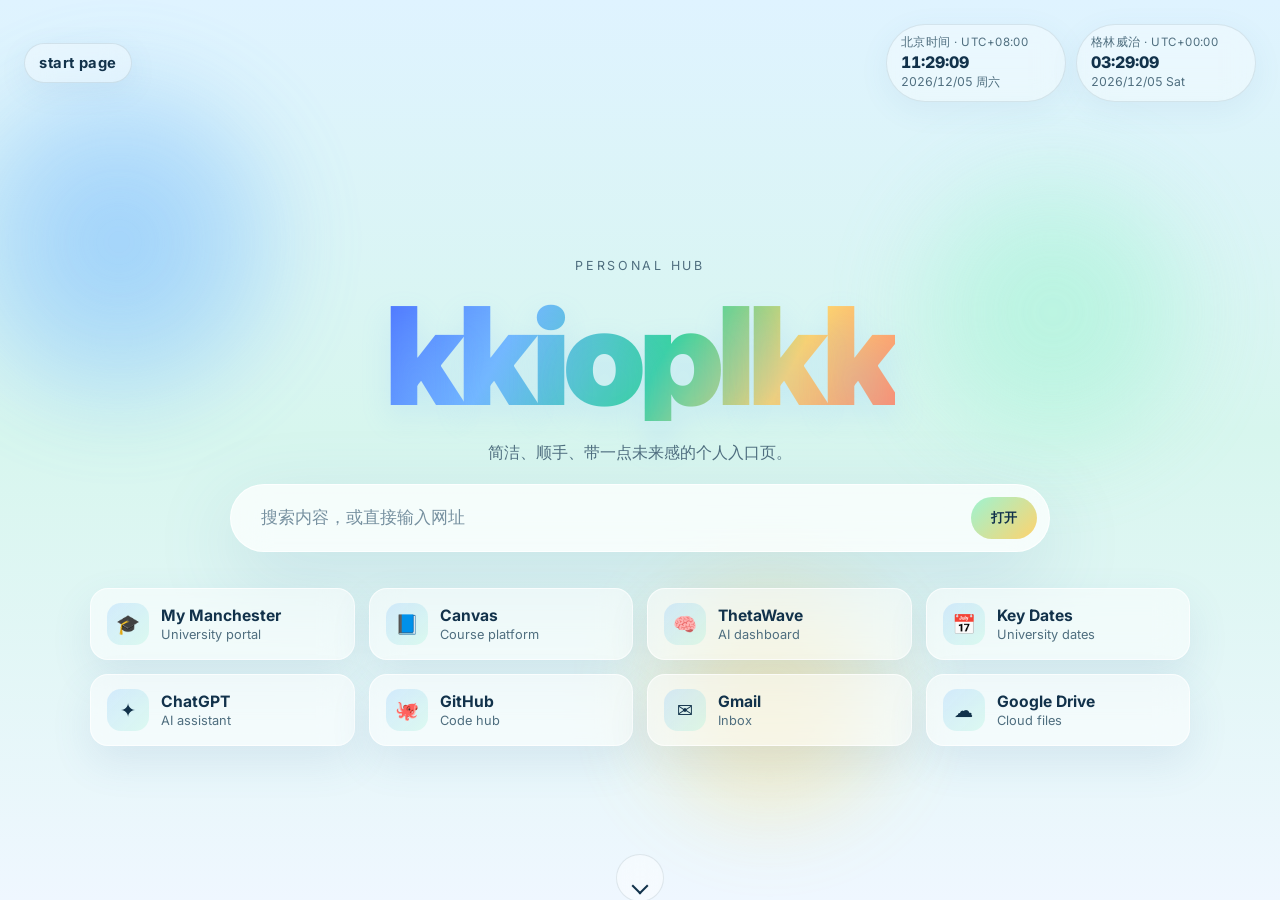
<file: index.html>
<!DOCTYPE html>
<html lang="zh-CN">
  <head>
    <meta charset="UTF-8" />
    <meta name="viewport" content="width=device-width, initial-scale=1.0" />
    <title>kkioplkk | Start Page</title>
    <meta
      name="description"
      content="kkioplkk 的双屏个人导航页，包含常用入口、搜索框和个人工具实验室。"
    />
    <link rel="preconnect" href="https://fonts.googleapis.com" />
    <link rel="preconnect" href="https://fonts.gstatic.com" crossorigin />
    <link
      href="https://fonts.googleapis.com/css2?family=Inter:wght@400;500;600;700;800;900&display=swap"
      rel="stylesheet"
    />
    <link rel="stylesheet" href="styles.css" />
  </head>
  <body>
    <div class="bg-orb orb-blue"></div>
    <div class="bg-orb orb-mint"></div>
    <div class="bg-orb orb-gold"></div>

    <main class="snap-wrapper">
      <section class="screen hero-screen" id="home">
        <header class="topbar">
          <div class="brand-mini">start page</div>
          <div class="topbar-meta clocks">
            <div class="clock-chip">
              <span class="clock-label">北京时间 · UTC+08:00</span>
              <strong id="timeBeijing">--:--</strong>
              <small id="dateBeijing">----/--/-- ---</small>
            </div>
            <div class="clock-chip">
              <span class="clock-label">格林威治 · UTC+00:00</span>
              <strong id="timeGmt">--:--</strong>
              <small id="dateGmt">----/--/-- ---</small>
            </div>
          </div>
        </header>

        <div class="hero-center">
          <p class="hero-kicker">Personal Hub</p>
          <h1 class="hero-logo">kkioplkk</h1>
          <p class="hero-subtitle">
            简洁、顺手、带一点未来感的个人入口页。
          </p>

          <form class="search-shell" id="searchForm">
            <input
              id="searchInput"
              type="text"
              placeholder="搜索内容，或直接输入网址"
              autocomplete="off"
            />
            <button type="submit">打开</button>
          </form>

          <div class="quick-grid" id="quickLinks"></div>
        </div>

        <button class="scroll-hint" id="scrollNext" aria-label="滚动到下一屏">
          <span></span>
        </button>
      </section>

      <section class="screen tools-screen" id="tools">
        <div class="tools-header">
          <p class="section-kicker">My Tools</p>
          <h2>个人项目与工具入口</h2>
          <p class="section-text">
            这里放你之后自己开发的小工具、实验页面和内部入口。当前先保留为可扩展结构。
          </p>
        </div>

        <div class="tools-grid">
          <a class="tool-tile primary" href="https://github.com/kkioplkg/personal-site" target="_blank" rel="noreferrer">
            <span class="tile-label">Repository</span>
            <strong>本站源码</strong>
            <small>当前 GitHub Pages 部署入口</small>
          </a>
          <a class="tool-tile" href="https://story.kkioplkk.top/">
            <span class="tile-label">Game</span>
            <strong>我们的故事</strong>
            <small>像素风小游戏，手机竖屏打开最合适</small>
          </a>
          <div class="tool-tile">
            <span class="tile-label">Coming Soon</span>
            <strong>个人工具 02</strong>
            <small>未来可迁移到独立页面或服务器应用</small>
          </div>
          <div class="tool-tile">
            <span class="tile-label">Ideas</span>
            <strong>实验室入口</strong>
            <small>翻译、课表、自动化、效率工具都可以放这里</small>
          </div>
        </div>
      </section>
    </main>

    <script src="script.js"></script>
  </body>
</html>
</file>
<file: styles.css>
:root {
  --bg: #dff3ff;
  --bg-deep: #a3cfff;
  --panel: rgba(255, 255, 255, 0.52);
  --panel-strong: rgba(255, 255, 255, 0.72);
  --text: #12324b;
  --muted: #4f6e7f;
  --line: rgba(18, 50, 75, 0.1);
  --blue: #73b8ff;
  --blue-deep: #4d74ff;
  --mint: #9ef3d1;
  --mint-deep: #38d39f;
  --gold: #ffd36d;
  --gold-deep: #ffb22e;
  --shadow: 0 24px 80px rgba(79, 126, 173, 0.18);
}

* {
  box-sizing: border-box;
}

html {
  scroll-behavior: smooth;
}

body {
  margin: 0;
  min-height: 100vh;
  overflow-x: hidden;
  font-family: "Inter", system-ui, sans-serif;
  color: var(--text);
  background:
    linear-gradient(180deg, #dff3ff 0%, #d7f6ee 48%, #eff7ff 100%);
}

.snap-wrapper {
  height: 100vh;
  overflow-y: auto;
  scroll-snap-type: y mandatory;
}

.screen {
  position: relative;
  min-height: 100vh;
  scroll-snap-align: start;
  padding: 24px;
}

.bg-orb {
  position: fixed;
  border-radius: 50%;
  filter: blur(40px);
  pointer-events: none;
  opacity: 0.7;
  z-index: 0;
  animation: drift 14s ease-in-out infinite alternate;
}

.orb-blue {
  width: 340px;
  height: 340px;
  top: 8%;
  left: -4%;
  background: radial-gradient(circle, rgba(115, 184, 255, 0.9), rgba(115, 184, 255, 0));
}

.orb-mint {
  width: 300px;
  height: 300px;
  right: 6%;
  top: 18%;
  background: radial-gradient(circle, rgba(158, 243, 209, 0.92), rgba(158, 243, 209, 0));
  animation-delay: 1.6s;
}

.orb-gold {
  width: 260px;
  height: 260px;
  left: 50%;
  bottom: 8%;
  background: radial-gradient(circle, rgba(255, 211, 109, 0.7), rgba(255, 211, 109, 0));
  animation-delay: 0.8s;
}

.hero-screen,
.tools-screen {
  z-index: 1;
}

.topbar,
.hero-center,
.tools-header,
.tools-grid {
  position: relative;
  z-index: 2;
}

.topbar {
  display: flex;
  justify-content: space-between;
  align-items: center;
  max-width: 1240px;
  margin: 0 auto;
}

.brand-mini,
.clock-chip {
  padding: 10px 14px;
  border: 1px solid var(--line);
  background: rgba(255, 255, 255, 0.36);
  border-radius: 999px;
  backdrop-filter: blur(14px);
  box-shadow: 0 8px 30px rgba(79, 126, 173, 0.08);
}

.brand-mini {
  font-size: 0.92rem;
  font-weight: 700;
  letter-spacing: 0.04em;
}

.clocks {
  display: flex;
  gap: 10px;
  flex-wrap: wrap;
  justify-content: flex-end;
}

.clock-chip {
  min-width: 180px;
  display: flex;
  flex-direction: column;
  gap: 2px;
}

.clock-label {
  font-size: 0.72rem;
  color: var(--muted);
  letter-spacing: 0.04em;
}

.clock-chip strong {
  font-size: 1rem;
  font-weight: 800;
  font-variant-numeric: tabular-nums;
}

.clock-chip small {
  color: var(--muted);
  font-size: 0.76rem;
  font-variant-numeric: tabular-nums;
}

.hero-center {
  min-height: calc(100vh - 100px);
  display: flex;
  flex-direction: column;
  align-items: center;
  justify-content: center;
  gap: 18px;
  text-align: center;
  max-width: 1240px;
  margin: 0 auto;
}

.hero-kicker,
.section-kicker {
  margin: 0;
  text-transform: uppercase;
  letter-spacing: 0.22em;
  font-size: 0.78rem;
  color: var(--muted);
}

.hero-logo {
  margin: 0;
  font-size: clamp(4.5rem, 12vw, 8.5rem);
  line-height: 0.95;
  font-weight: 900;
  letter-spacing: -0.05em;
  background:
    linear-gradient(120deg, var(--blue-deep) 0%, var(--blue) 26%, var(--mint-deep) 54%, var(--gold) 77%, #ff8a70 100%);
  -webkit-background-clip: text;
  background-clip: text;
  color: transparent;
  text-shadow: 0 12px 30px rgba(115, 184, 255, 0.18);
}

.hero-subtitle,
.section-text {
  margin: 0;
  max-width: 700px;
  color: var(--muted);
  font-size: 1rem;
  line-height: 1.7;
}

.search-shell {
  width: min(820px, 100%);
  display: grid;
  grid-template-columns: 1fr auto;
  gap: 12px;
  padding: 12px;
  border-radius: 999px;
  background: var(--panel-strong);
  border: 1px solid rgba(255, 255, 255, 0.8);
  backdrop-filter: blur(18px);
  box-shadow: var(--shadow);
}

.search-shell input {
  border: 0;
  outline: none;
  background: transparent;
  font-size: 1.04rem;
  color: var(--text);
  padding: 10px 18px;
}

.search-shell input::placeholder {
  color: #7791a0;
}

.search-shell button {
  border: 0;
  border-radius: 999px;
  padding: 12px 20px;
  font-weight: 800;
  color: #12324b;
  background: linear-gradient(135deg, var(--mint) 0%, var(--gold) 100%);
  cursor: pointer;
}

.quick-grid {
  width: min(1100px, 100%);
  margin-top: 18px;
  display: grid;
  grid-template-columns: repeat(4, minmax(0, 1fr));
  gap: 14px;
}

.quick-link {
  display: flex;
  align-items: center;
  gap: 12px;
  padding: 14px 16px;
  border-radius: 18px;
  text-decoration: none;
  color: var(--text);
  background: var(--panel);
  border: 1px solid rgba(255, 255, 255, 0.7);
  backdrop-filter: blur(16px);
  box-shadow: 0 16px 40px rgba(79, 126, 173, 0.12);
  transition: transform 0.22s ease, box-shadow 0.22s ease, background 0.22s ease;
}

.quick-link:hover {
  transform: translateY(-4px);
  box-shadow: 0 20px 44px rgba(79, 126, 173, 0.18);
  background: rgba(255, 255, 255, 0.68);
}

.quick-link-icon {
  width: 42px;
  height: 42px;
  border-radius: 14px;
  display: grid;
  place-items: center;
  font-size: 1.2rem;
  background: linear-gradient(135deg, rgba(115, 184, 255, 0.24), rgba(158, 243, 209, 0.28));
}

.quick-link-label {
  display: flex;
  flex-direction: column;
  align-items: flex-start;
  gap: 2px;
}

.quick-link-label strong {
  font-size: 0.98rem;
}

.quick-link-label span {
  font-size: 0.8rem;
  color: var(--muted);
}

.scroll-hint {
  position: absolute;
  left: 50%;
  bottom: 24px;
  transform: translateX(-50%);
  width: 48px;
  height: 48px;
  border-radius: 999px;
  border: 1px solid var(--line);
  background: rgba(255, 255, 255, 0.42);
  backdrop-filter: blur(14px);
  cursor: pointer;
}

.scroll-hint span {
  display: block;
  width: 12px;
  height: 12px;
  margin: 15px auto 0;
  border-right: 2px solid var(--text);
  border-bottom: 2px solid var(--text);
  transform: rotate(45deg);
}

.tools-screen {
  display: flex;
  flex-direction: column;
  justify-content: center;
  gap: 28px;
  max-width: 1240px;
  margin: 0 auto;
}

.tools-header h2 {
  margin: 10px 0 12px;
  font-size: clamp(2.2rem, 5vw, 4rem);
}

.tools-grid {
  display: grid;
  grid-template-columns: repeat(2, minmax(0, 1fr));
  gap: 18px;
}

.tool-tile {
  min-height: 180px;
  padding: 28px;
  border-radius: 28px;
  background: rgba(255, 255, 255, 0.5);
  border: 1px solid rgba(255, 255, 255, 0.75);
  box-shadow: var(--shadow);
  backdrop-filter: blur(18px);
  display: flex;
  flex-direction: column;
  justify-content: flex-end;
  text-decoration: none;
  color: var(--text);
}

.tool-tile.primary {
  background: linear-gradient(135deg, rgba(115, 184, 255, 0.24), rgba(158, 243, 209, 0.32), rgba(255, 211, 109, 0.2));
}

.tile-label {
  font-size: 0.78rem;
  letter-spacing: 0.16em;
  text-transform: uppercase;
  color: var(--muted);
}

.tool-tile strong {
  margin-top: 12px;
  font-size: 1.4rem;
}

.tool-tile small {
  margin-top: 10px;
  color: var(--muted);
  font-size: 0.95rem;
  line-height: 1.6;
}

@keyframes drift {
  from {
    transform: translate3d(0, 0, 0) scale(1);
  }
  to {
    transform: translate3d(18px, -24px, 0) scale(1.08);
  }
}

@media (max-width: 980px) {
  .quick-grid,
  .tools-grid {
    grid-template-columns: repeat(2, minmax(0, 1fr));
  }
}

@media (max-width: 640px) {
  .screen {
    padding: 18px;
  }

  .topbar {
    gap: 12px;
    align-items: flex-start;
    flex-direction: column;
  }

  .clocks {
    width: 100%;
    justify-content: flex-start;
  }

  .search-shell {
    grid-template-columns: 1fr;
    border-radius: 28px;
  }

  .search-shell button {
    width: 100%;
  }

  .quick-grid,
  .tools-grid {
    grid-template-columns: 1fr;
  }

  .hero-logo {
    font-size: clamp(3.4rem, 18vw, 5rem);
  }
}
</file>
